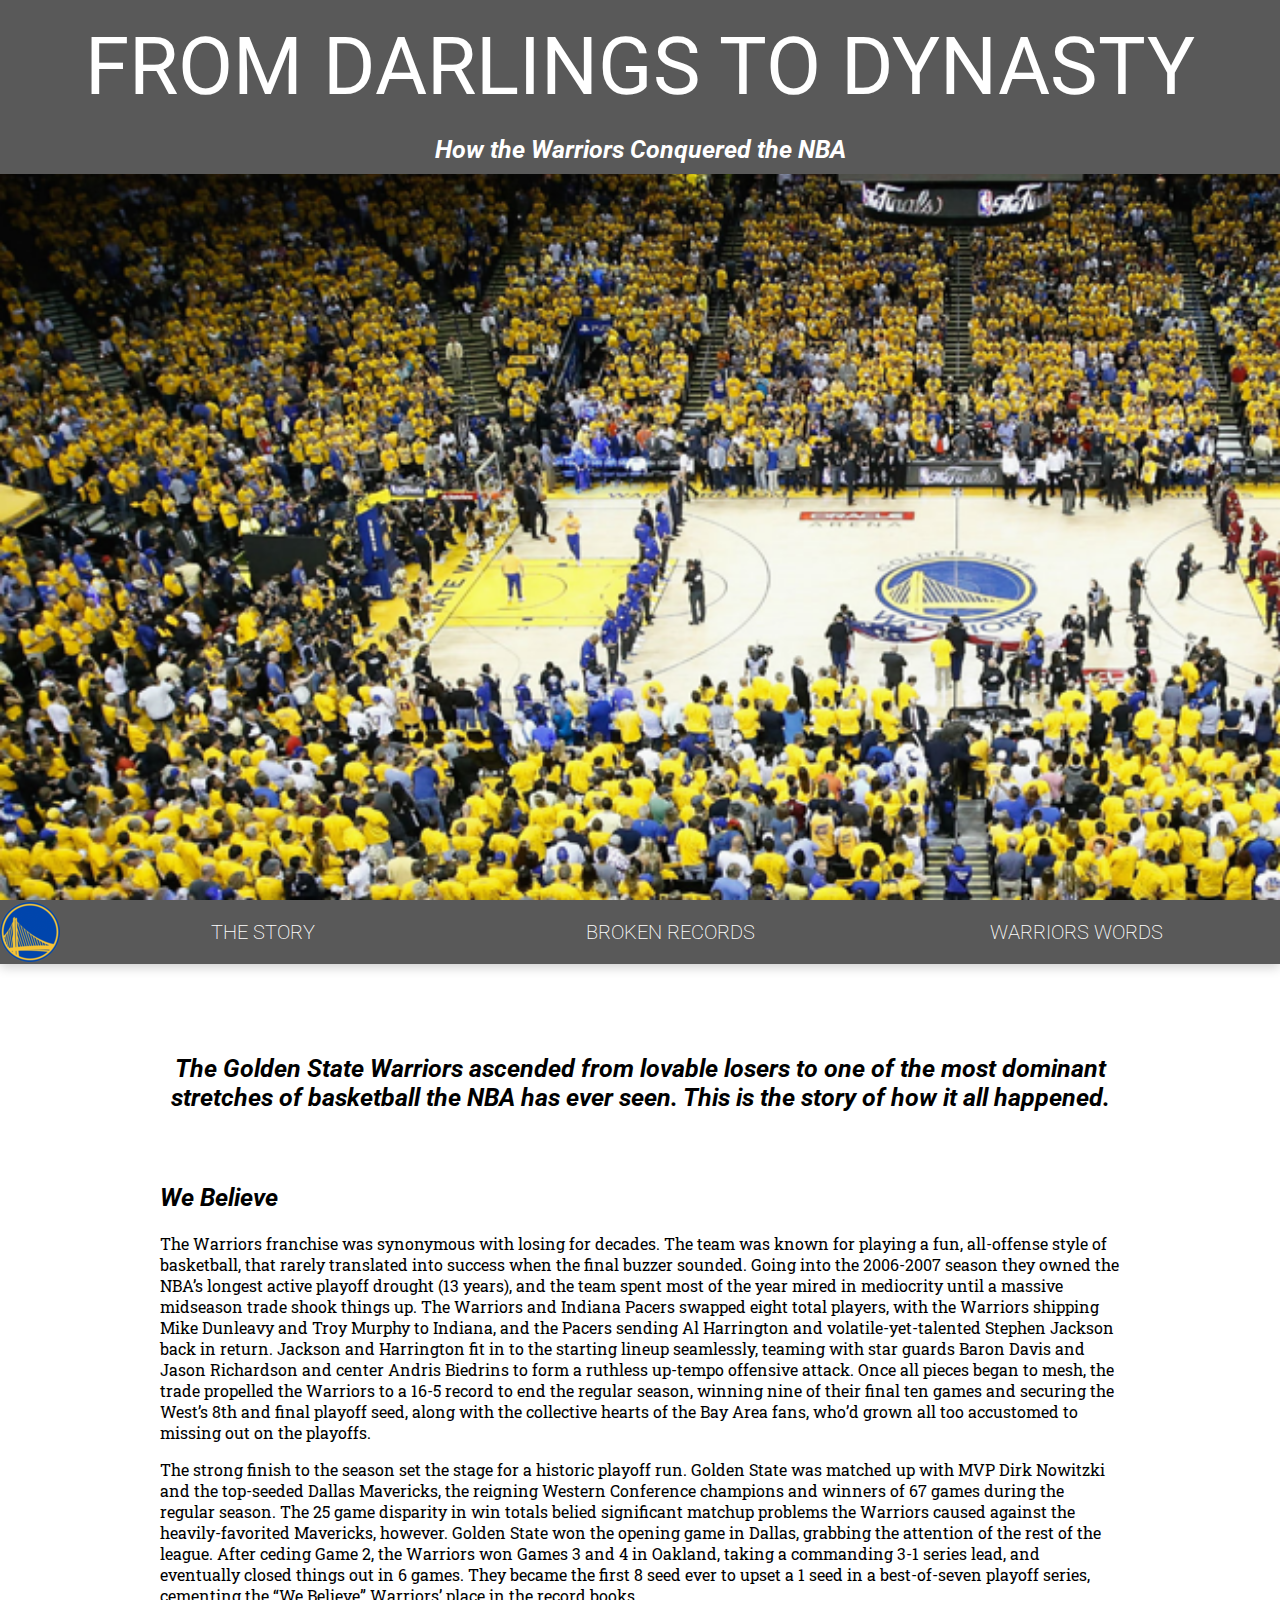
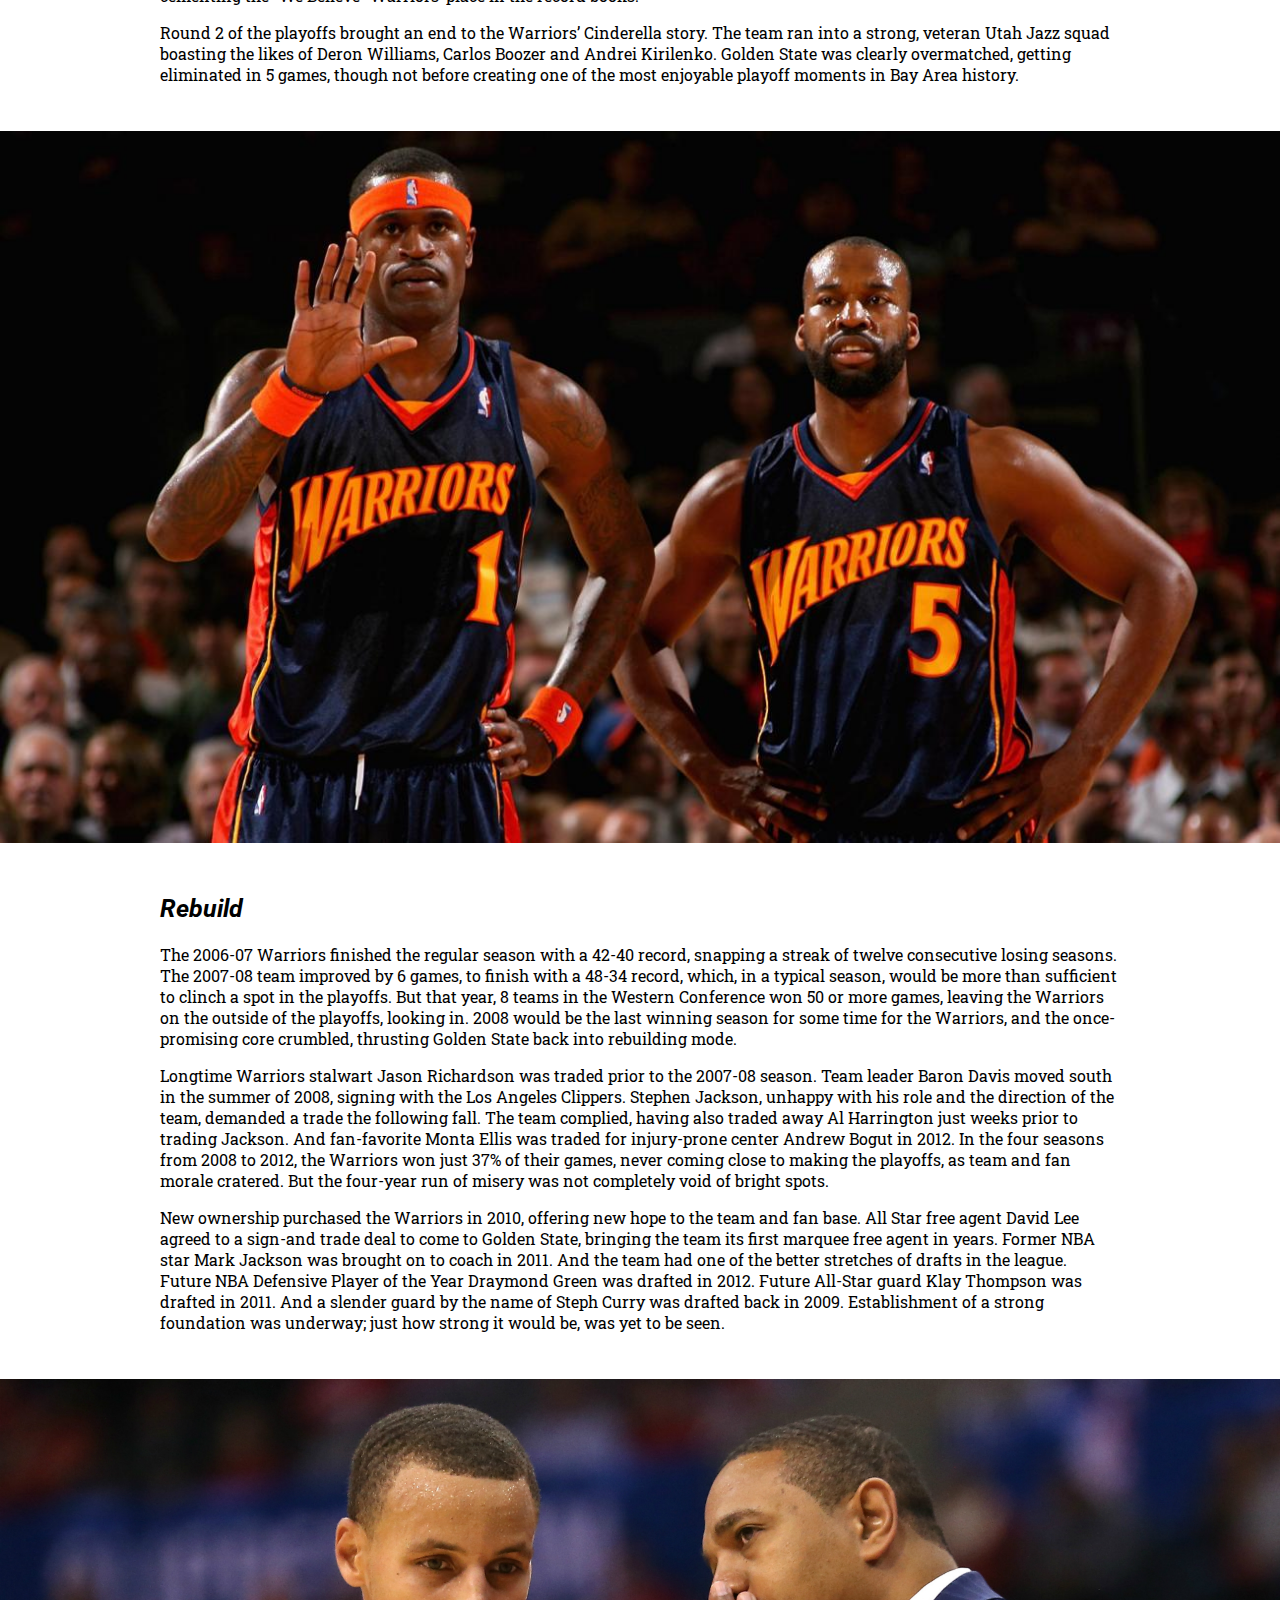
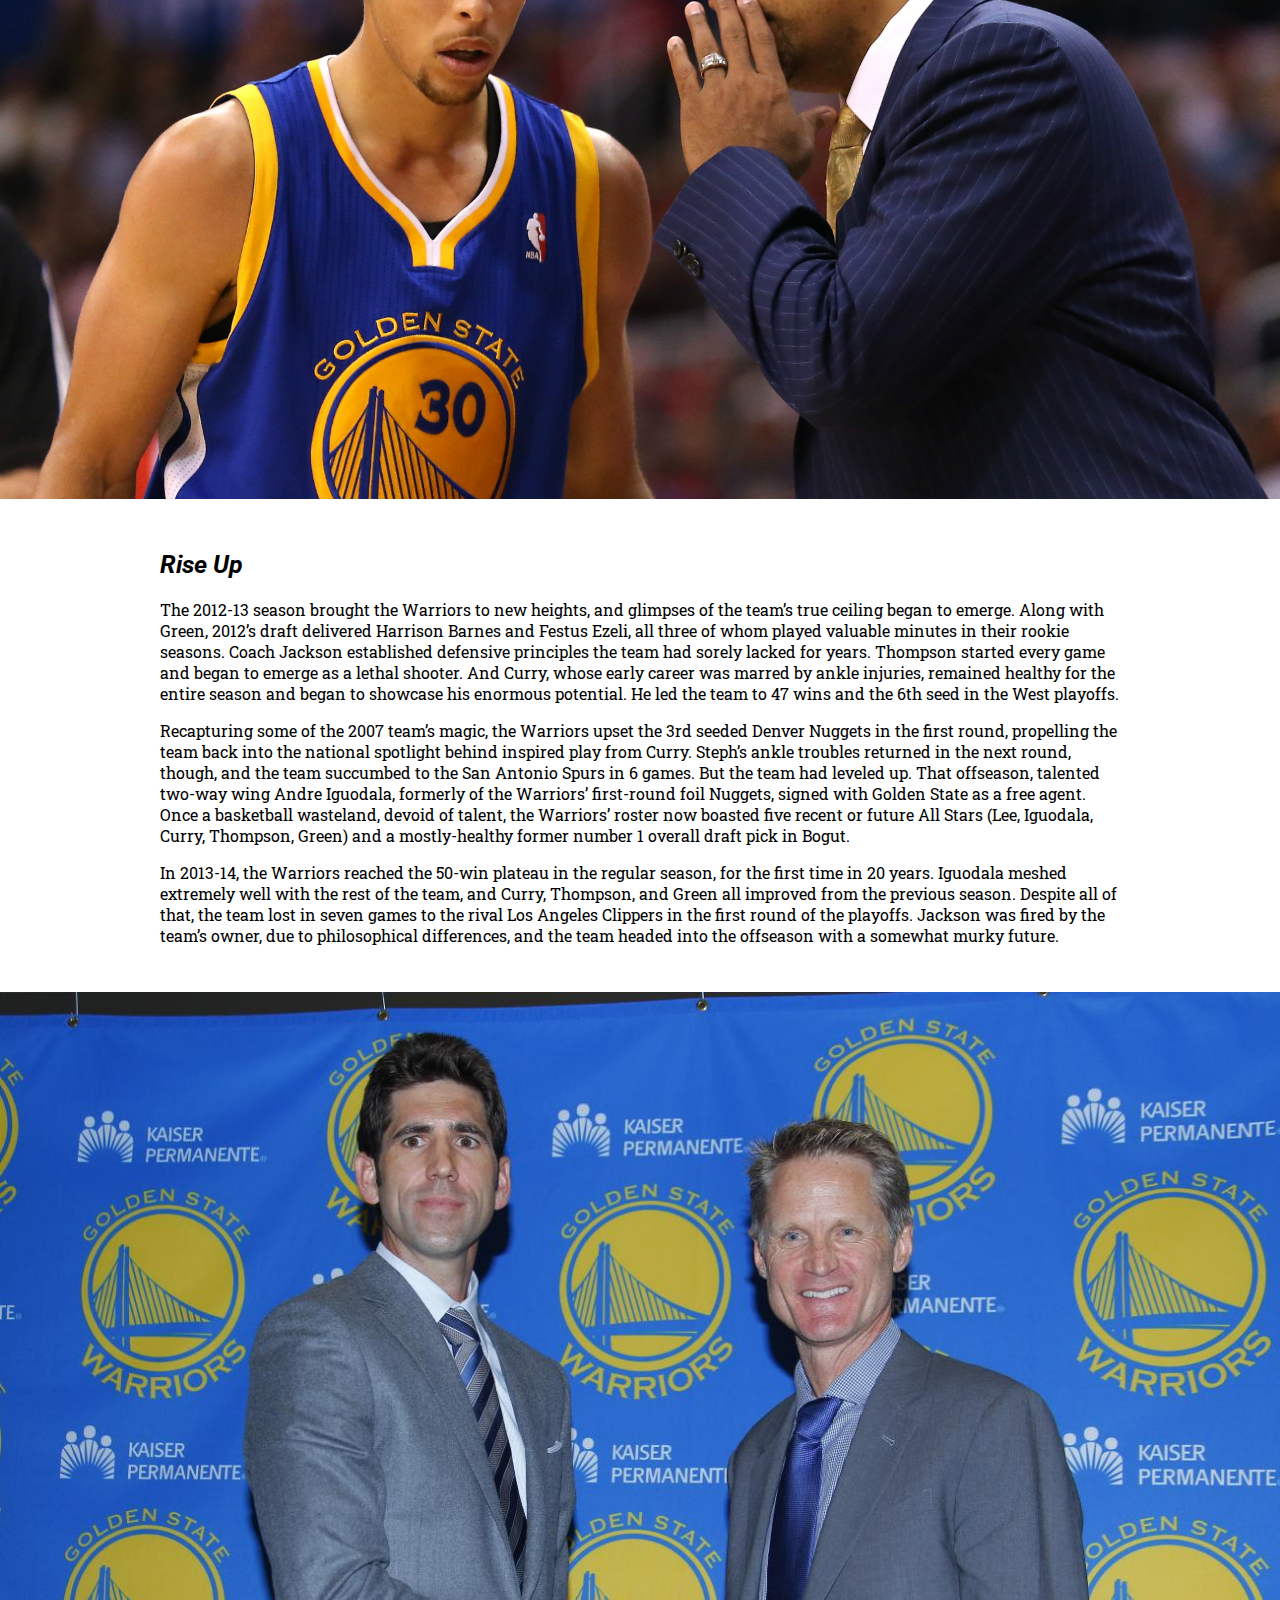
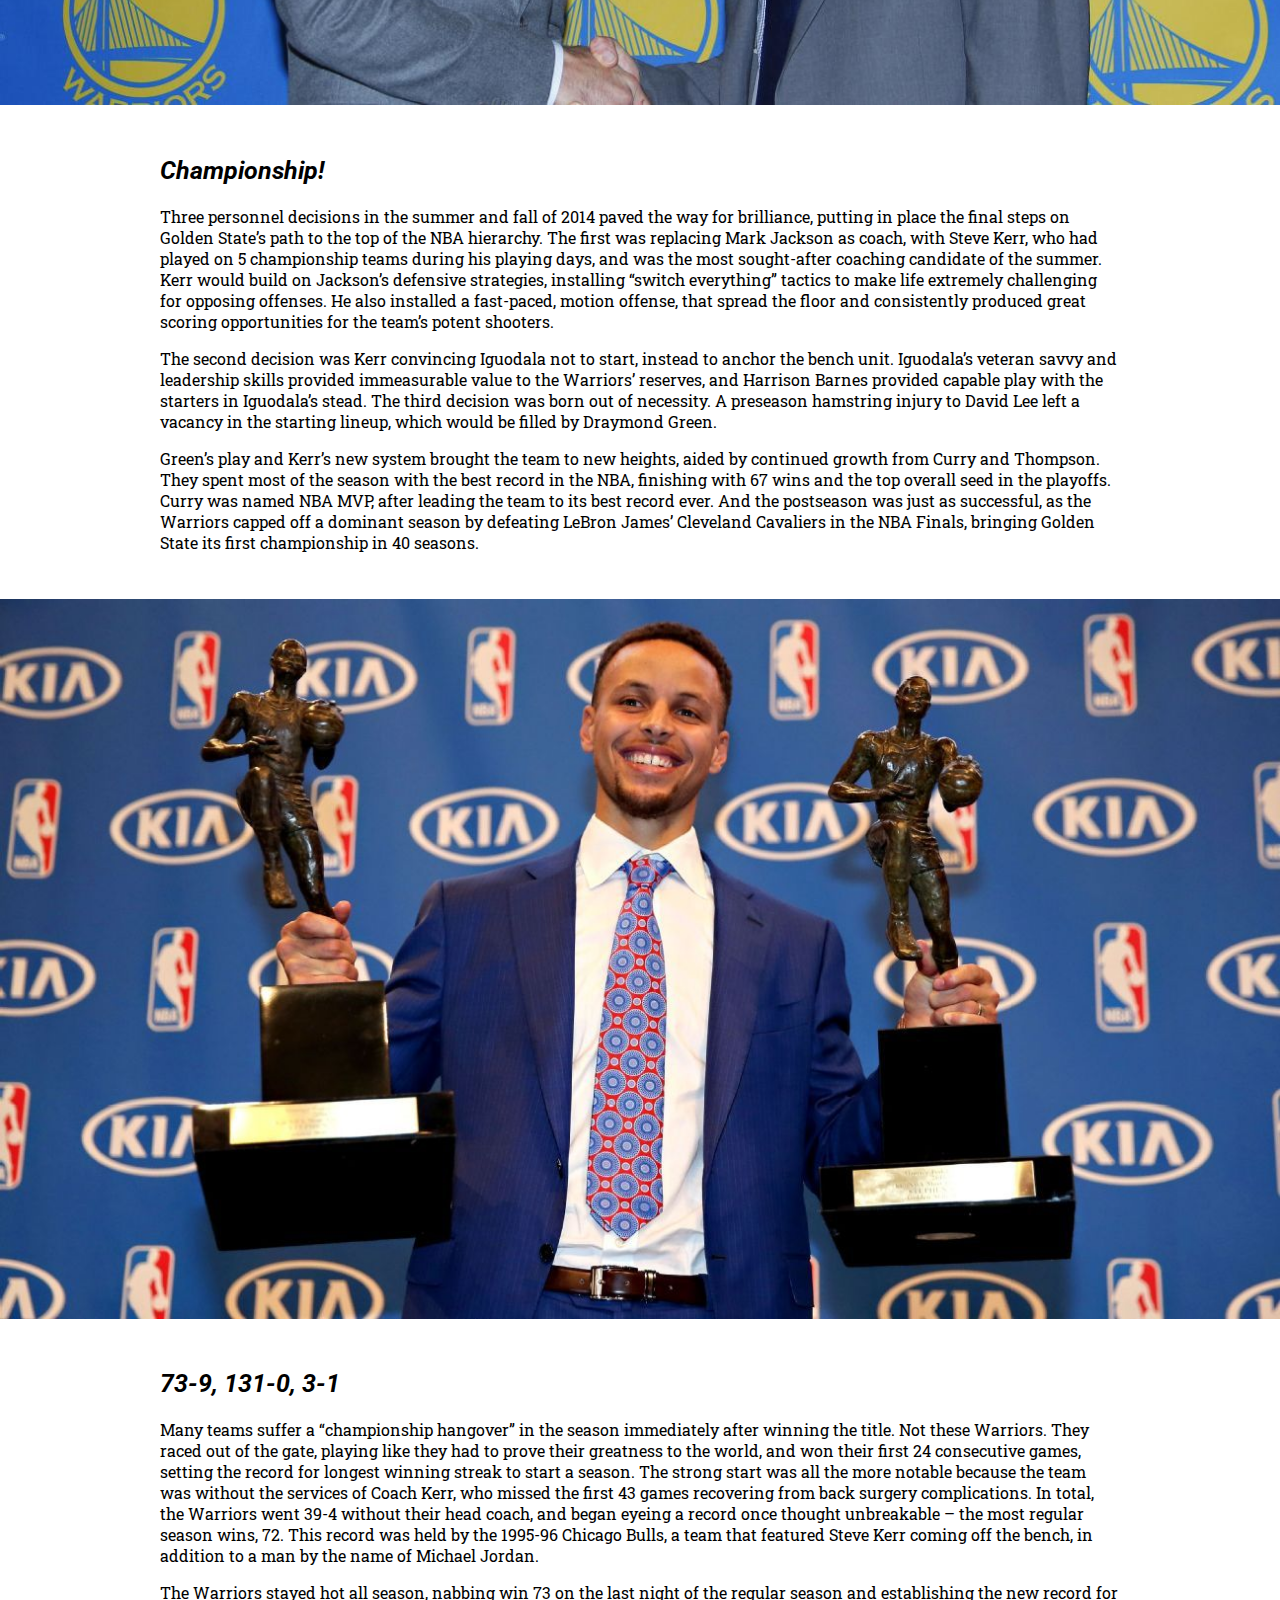
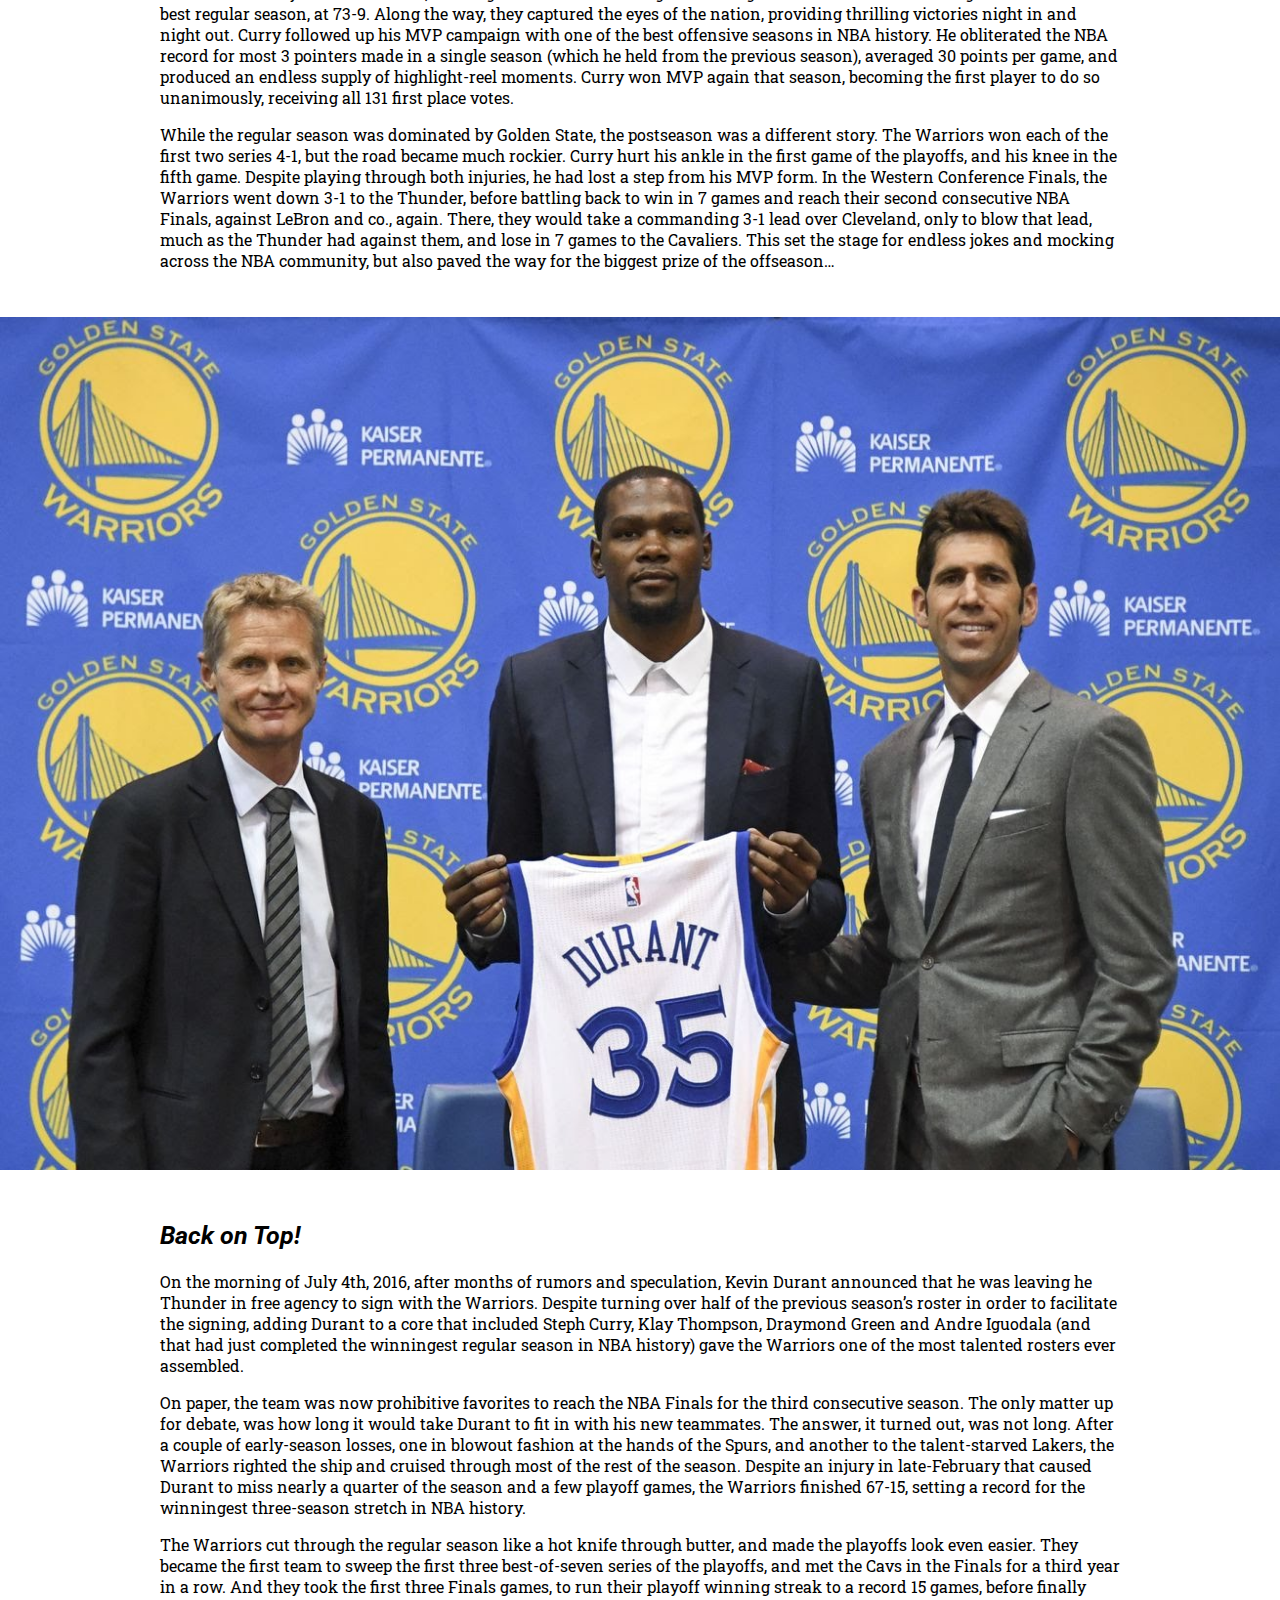
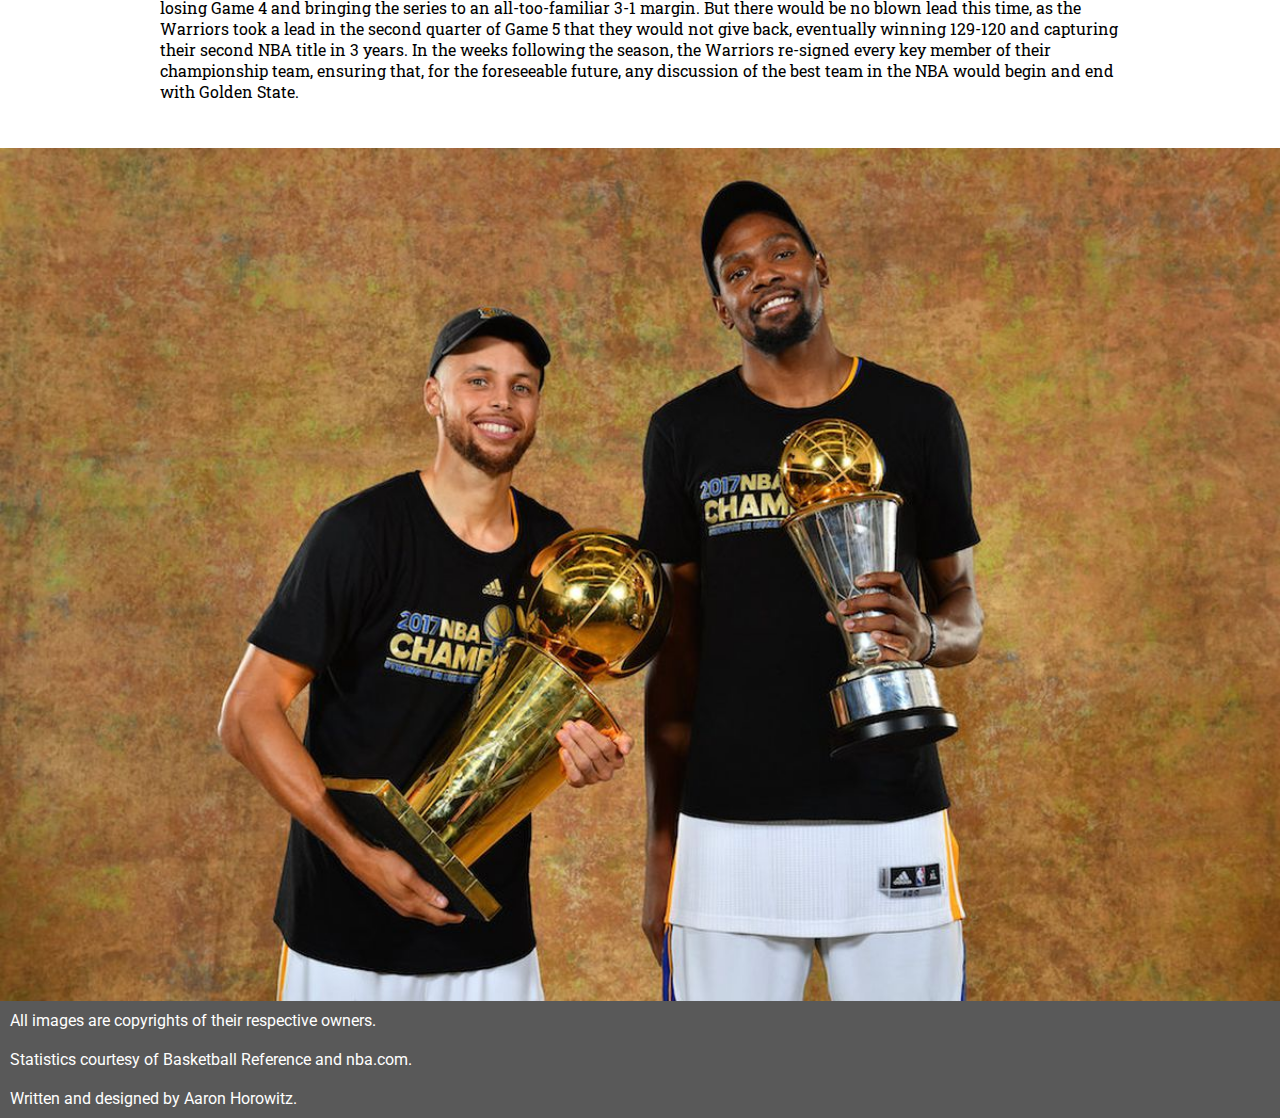
<file: from_darlings_to_dynasty/index.html>
<!doctype html>
<html lang="">
<head>
  <meta charset="utf-8">
  <meta http-equiv="x-ua-compatible" content="ie=edge">
  <title>From Darlings To Dynasty</title>
  <meta name="description" content="">
  <meta name="viewport" content="width=device-width, initial-scale=1">

  <link href="https://fonts.googleapis.com/css?family=Boogaloo|Roboto+Slab" rel="stylesheet">
  <link href="https://fonts.googleapis.com/css?family=Vollkorn" rel="stylesheet">
  <link href="https://fonts.googleapis.com/css?family=Roboto" rel="stylesheet">

  <link rel="apple-touch-icon" href="apple-touch-icon.png">
  <link rel="shortcut icon" href="logo2med.png" type="image/x-icon" />

  <link rel="stylesheet" href="css/normalize.css">
  <link rel="stylesheet" href="css/style.css">
</head>
<body>
  <div class='main'>
  <header>
    <div id="top-page">
      <h1>From Darlings To Dynasty</h1>
      <h2 id='underheader'>How the Warriors Conquered the NBA</h2>
    </div>
  </header>
</div>
  <nav>
    <img src="img/logo2small.png" class='sitelinks'>
    <a href="index.html" class='sitelinks'>THE STORY</a>
    <a href="records.html" class='sitelinks'>BROKEN RECORDS</a>
    <a href="words.html" class='sitelinks'>WARRIORS WORDS</a>
  </nav>

<div id="mySidenav" class="sidenav">
  <a href="index.html">THE STORY</a>
  <a href="records.html">BROKEN RECORDS</a>
  <a href="words.html">WARRIORS WORDS</a>
</div>
<div id="main">
  <div class='burger'>
    <div class="hamburger-icon" id="hamburger-icon">
      <div class="line"></div>
      <div class="line"></div>
      <div class="line"></div>
    </div>
  </div>
  <h2 class="top">The Golden State Warriors ascended from lovable losers to one of the most dominant stretches of basketball the NBA has ever seen. This is the story of how it all happened.</h2>

  <div class="main-sections" id="we-believe">
    <section>
      <h2>We Believe</h2>
      <article class="content"><p>The Warriors franchise was synonymous with losing for decades. The team was known for playing a fun, all-offense style of basketball, that rarely translated into success when the final buzzer sounded. Going into the 2006-2007 season they owned the NBA’s longest active playoff drought (13 years), and the team spent most of the year mired in mediocrity until a massive midseason trade shook things up. The Warriors and Indiana Pacers swapped eight total players, with the Warriors shipping Mike Dunleavy and Troy Murphy to Indiana, and the Pacers sending Al Harrington and volatile-yet-talented Stephen Jackson back in return. Jackson and Harrington fit in to the starting lineup seamlessly, teaming with star guards Baron Davis and Jason Richardson and center Andris Biedrins to form a ruthless up-tempo offensive attack. Once all pieces began to mesh, the trade propelled the Warriors to a 16-5 record to end the regular season, winning nine of their final ten games and securing the West’s 8th and final playoff seed, along with the collective hearts of the Bay Area fans, who’d grown all too accustomed to missing out on the playoffs.</p>
        <p>The strong finish to the season set the stage for a historic playoff run. Golden State was matched up with MVP Dirk Nowitzki and the top-seeded Dallas Mavericks, the reigning Western Conference champions and winners of 67 games during the regular season. The 25 game disparity in win totals belied significant matchup problems the Warriors caused against the heavily-favorited Mavericks, however. Golden State won the opening game in Dallas, grabbing the attention of the rest of the league. After ceding Game 2, the Warriors won Games 3 and 4 in Oakland, taking a commanding 3-1 series lead, and eventually closed things out in 6 games. They became the first 8 seed ever to upset a 1 seed in a best-of-seven playoff series, cementing the “We Believe” Warriors’ place in the record books.</p>
        <p>Round 2 of the playoffs brought an end to the Warriors’ Cinderella story. The team ran into a strong, veteran Utah Jazz squad boasting the likes of Deron Williams, Carlos Boozer and Andrei Kirilenko. Golden State was clearly overmatched, getting eliminated in 5 games, though not before creating one of the most enjoyable playoff moments in Bay Area history.</p>
      </article>
    </section>
  </div>

  <div class='wrapper'>
  <img class="between" style=background-image: src="img/davisjackson.jpg">
  <div class="main-sections">
    <section>
      <h2>Rebuild</h2>
      <article class="content"> <p>The 2006-07 Warriors finished the regular season with a 42-40 record, snapping a streak of twelve consecutive losing seasons. The 2007-08 team improved by 6 games, to finish with a 48-34 record, which, in a typical season, would be more than sufficient to clinch a spot in the playoffs. But that year, 8 teams in the Western Conference won 50 or more games, leaving the Warriors on the outside of the playoffs, looking in. 2008 would be the last winning season for some time for the Warriors, and the once-promising core crumbled, thrusting Golden State back into rebuilding mode. </p>
        <p>Longtime Warriors stalwart Jason Richardson was traded prior to the 2007-08 season. Team leader Baron Davis moved south in the summer of 2008, signing with the Los Angeles Clippers. Stephen Jackson, unhappy with his role and the direction of the team, demanded a trade the following fall. The team complied, having also traded away Al Harrington just weeks prior to trading Jackson. And fan-favorite Monta Ellis was traded for injury-prone center Andrew Bogut in 2012. In the four seasons from 2008 to 2012, the Warriors won just 37% of their games, never coming close to making the playoffs, as team and fan morale cratered. But the four-year run of misery was not completely void of bright spots. </p>
        <p>New ownership purchased the Warriors in 2010, offering new hope to the team and fan base. All Star free agent David Lee agreed to a sign-and trade deal to come to Golden State, bringing the team its first marquee free agent in years. Former NBA star Mark Jackson was brought on to coach in 2011. And the team had one of the better stretches of drafts in the league. Future NBA Defensive Player of the Year Draymond Green was drafted in 2012. Future All-Star guard Klay Thompson was drafted in 2011. And a slender guard by the name of Steph Curry was drafted back in 2009. Establishment of a strong foundation was underway; just how strong it would be, was yet to be seen. </p>
      </article>
    </section>
  </div>
</div>
  <img src="img/coachjacksoncurry2.jpg" class="between">
  <div class="main-sections">
    <section>
      <h2>Rise Up</h2>
      <article class="content"> <p>The 2012-13 season brought the Warriors to new heights, and glimpses of the team’s true ceiling began to emerge. Along with Green, 2012’s draft delivered Harrison Barnes and Festus Ezeli, all three of whom played valuable minutes in their rookie seasons. Coach Jackson established defensive principles the team had sorely lacked for years. Thompson started every game and began to emerge as a lethal shooter. And Curry, whose early career was marred by ankle injuries, remained healthy for the entire season and began to showcase his enormous potential. He led the team to 47 wins and the 6th seed in the West playoffs. </p>
        <p>Recapturing some of the 2007 team’s magic, the Warriors upset the 3rd seeded Denver Nuggets in the first round, propelling the team back into the national spotlight behind inspired play from Curry. Steph’s ankle troubles returned in the next round, though, and the team succumbed to the San Antonio Spurs in 6 games. But the team had leveled up. That offseason, talented two-way wing Andre Iguodala, formerly of the Warriors’ first-round foil Nuggets, signed with Golden State as a free agent. Once a basketball wasteland, devoid of talent, the Warriors’ roster now boasted five recent or future All Stars (Lee, Iguodala, Curry, Thompson, Green) and a mostly-healthy former number 1 overall draft pick in Bogut.</p>
        <p>In 2013-14, the Warriors reached the 50-win plateau in the regular season, for the first time in 20 years. Iguodala meshed extremely well with the rest of the team, and Curry, Thompson, and Green all improved from the previous season. Despite all of that, the team lost in seven games to the rival Los Angeles Clippers in the first round of the playoffs. Jackson was fired by the team’s owner, due to philosophical differences, and the team headed into the offseason with a somewhat murky future. </p>
      </section>
    </div>
    <img src="img/kerrmyers.jpg" class="between">
    <div class="main-sections">
      <section>
        <h2>Championship!</h2>
        <article class="content"> <p>Three personnel decisions in the summer and fall of 2014 paved the way for brilliance, putting in place the final steps on Golden State’s path to the top of the NBA hierarchy. The first was replacing Mark Jackson as coach, with Steve Kerr, who had played on 5 championship teams during his playing days, and was the most sought-after coaching candidate of the summer. Kerr would build on Jackson’s defensive strategies, installing “switch everything” tactics to make life extremely challenging for opposing offenses. He also installed a fast-paced, motion offense, that spread the floor and consistently produced great scoring opportunities for the team’s potent shooters. </p>
          <p>The second decision was Kerr convincing Iguodala not to start, instead to anchor the bench unit. Iguodala’s veteran savvy and leadership skills provided immeasurable value to the Warriors’ reserves, and Harrison Barnes provided capable play with the starters in Iguodala’s stead. The third decision was born out of necessity. A preseason hamstring injury to David Lee left a vacancy in the starting lineup, which would be filled by Draymond Green. </p>
          <p>Green’s play and Kerr’s new system brought the team to new heights, aided by continued growth from Curry and Thompson. They spent most of the season with the best record in the NBA, finishing with 67 wins and the top overall seed in the playoffs. Curry was named NBA MVP, after leading the team to its best record ever. And the postseason was just as successful, as the Warriors capped off a dominant season by defeating LeBron James’ Cleveland Cavaliers in the NBA Finals, bringing Golden State its first championship in 40 seasons. </p>
        </section>
      </div>
      <img src="img/curry2mvp.jpg" class="between">
      <div class="main-sections" class="2016">
        <section>
          <h2>73-9, 131-0, 3-1</h2>
          <article class="content"> <p>Many teams suffer a “championship hangover” in the season immediately after winning the title. Not these Warriors. They raced out of the gate, playing like they had to prove their greatness to the world, and won their first 24 consecutive games, setting the record for longest winning streak to start a season. The strong start was all the more notable because the team was without the services of Coach Kerr, who missed the first 43 games recovering from back surgery complications. In total, the Warriors went 39-4 without their head coach, and began eyeing a record once thought unbreakable – the most regular season wins, 72. This record was held by the 1995-96 Chicago Bulls, a team that featured Steve Kerr coming off the bench, in addition to a man by the name of Michael Jordan. </p>
            <p>The Warriors stayed hot all season, nabbing win 73 on the last night of the regular season and establishing the new record for best regular season, at 73-9. Along the way, they captured the eyes of the nation, providing thrilling victories night in and night out. Curry followed up his MVP campaign with one of the best offensive seasons in NBA history. He obliterated the NBA record for most 3 pointers made in a single season (which he held from the previous season), averaged 30 points per game, and produced an endless supply of highlight-reel moments. Curry won MVP again that season, becoming the first player to do so unanimously, receiving all 131 first place votes. </p>
            <p>While the regular season was dominated by Golden State, the postseason was a different story. The Warriors won each of the first two series 4-1, but the road became much rockier. Curry hurt his ankle in the first game of the playoffs, and his knee in the fifth game. Despite playing through both injuries, he had lost a step from his MVP form. In the Western Conference Finals, the Warriors went down 3-1 to the Thunder, before battling back to win in 7 games and reach their second consecutive NBA Finals, against LeBron and co., again. There, they would take a commanding 3-1 lead over Cleveland, only to blow that lead, much as the Thunder had against them, and lose in 7 games to the Cavaliers. This set the stage for endless jokes and mocking across the NBA community, but also paved the way for the biggest prize of the offseason…</p>
          </section>
        </div>
        <img src="img/durantjersey.jpg" class="between">
        <div class="main-sections">
          <section>
            <h2>Back on Top!</h2>
            <article class="content"> <p>On the morning of July 4th, 2016, after months of rumors and speculation, Kevin Durant announced that he was leaving he Thunder in free agency to sign with the Warriors. Despite turning over half of the previous season’s roster in order to facilitate the signing, adding Durant to a core that included Steph Curry, Klay Thompson, Draymond Green and Andre Iguodala (and that had just completed the winningest regular season in NBA history) gave the Warriors one of the most talented rosters ever assembled. </p>
              <p>On paper, the team was now prohibitive favorites to reach the NBA Finals for the third consecutive season. The only matter up for debate, was how long it would take Durant to fit in with his new teammates. The answer, it turned out, was not long. After a couple of early-season losses, one in blowout fashion at the hands of the Spurs, and another to the talent-starved Lakers, the Warriors righted the ship and cruised through most of the rest of the season. Despite an injury in late-February that caused Durant to miss nearly a quarter of the season and a few playoff games, the Warriors finished 67-15, setting a record for the winningest three-season stretch in NBA history.</p>
              <p>The Warriors cut through the regular season like a hot knife through butter, and made the playoffs look even easier. They became the first team to sweep the first three best-of-seven series of the playoffs, and met the Cavs in the Finals for a third year in a row. And they took the first three Finals games, to run their playoff winning streak to a record 15 games, before finally losing Game 4 and bringing the series to an all-too-familiar 3-1 margin. But there would be no blown lead this time, as the Warriors took a lead in the second quarter of Game 5 that they would not give back, eventually winning 129-120 and capturing their second NBA title in 3 years. In the weeks following the season, the Warriors re-signed every key member of their championship team, ensuring that, for the foreseeable future, any discussion of the best team in the NBA would begin and end with Golden State.</p>
            </section>
          </div>
          <img src="img/curryduranttrophies.jpg" class="between">
          <footer>
            <p>All images are copyrights of their respective owners. </p>
            <p>Statistics courtesy of <a href="https://www.basketball-reference.com">Basketball Reference</a> and <a href="http://www.nba.com">nba.com</a>.
              <p>Written and designed by Aaron Horowitz.</p>
            </footer>
          </div>
            <script src="js/vendor/jquery-1.12.0.min.js"></script>
            <script src="js/main.js"></script>
          </body>
          </html>
</file>
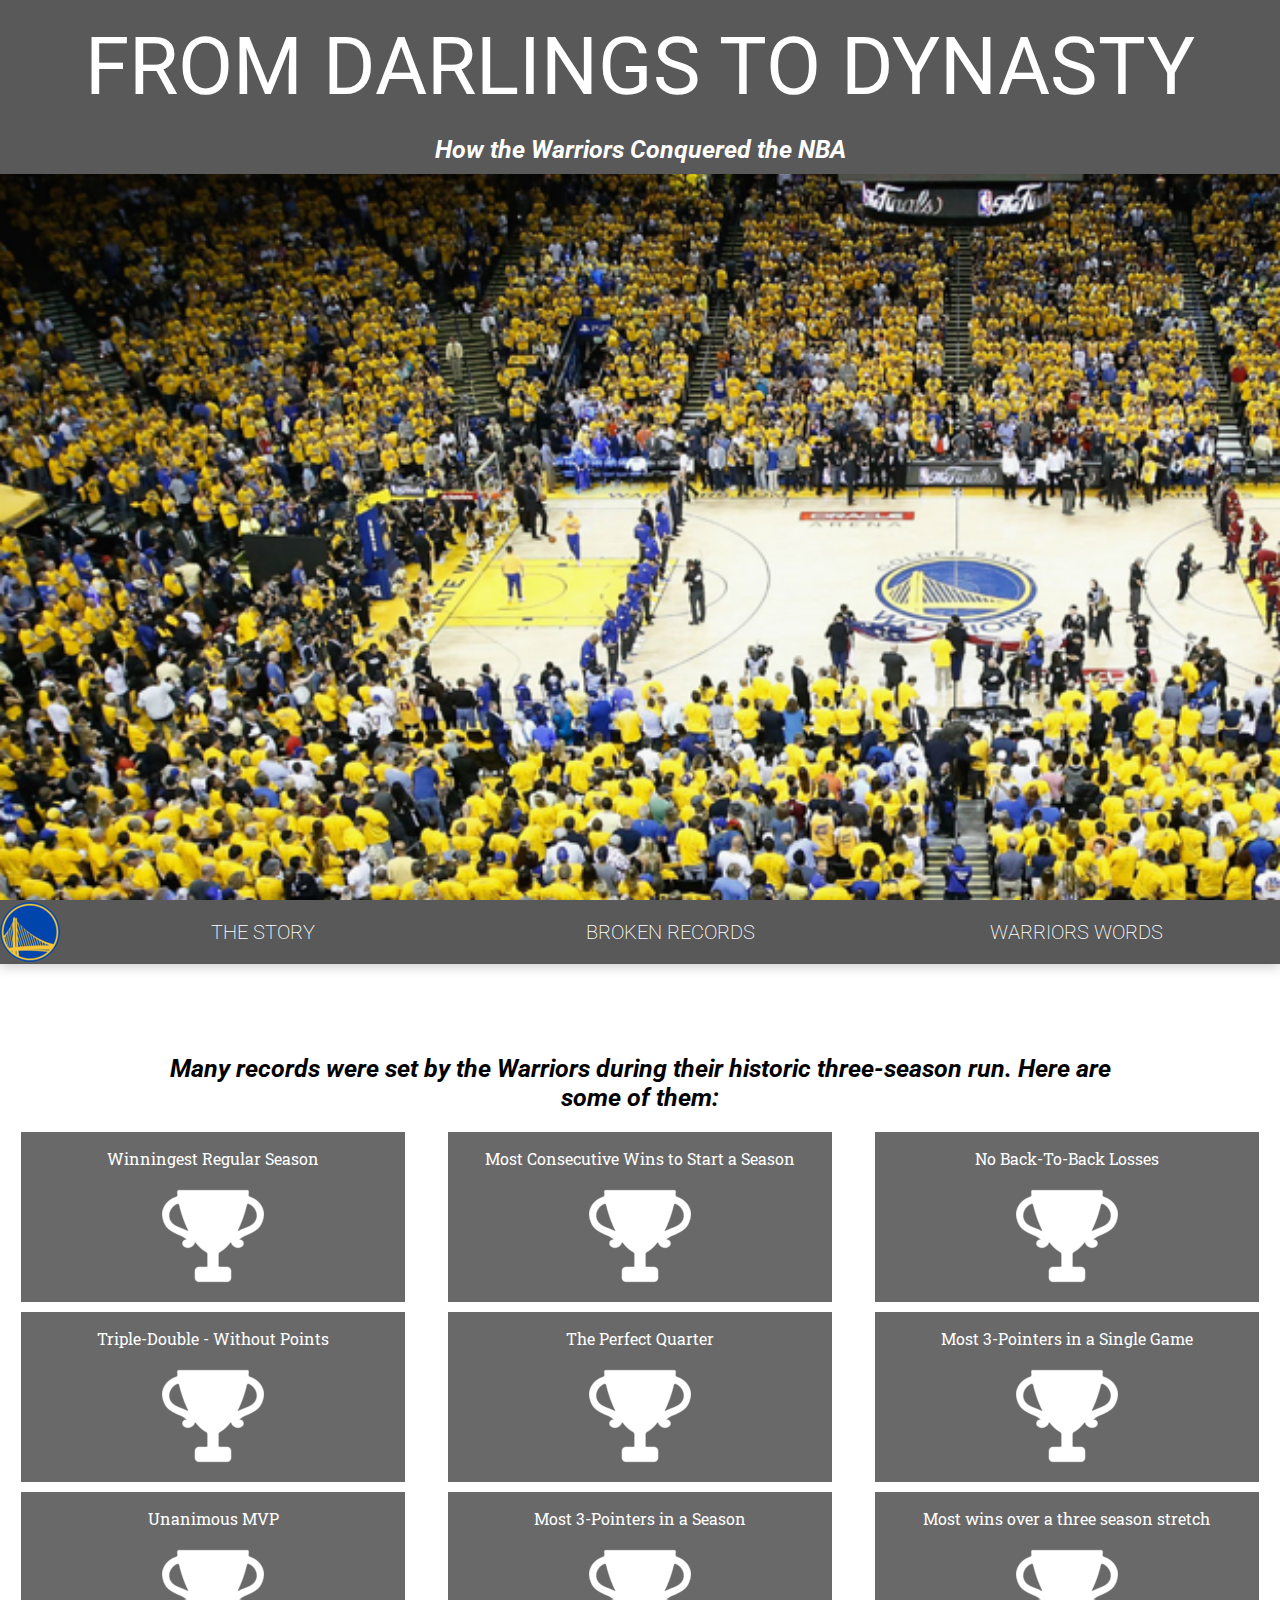
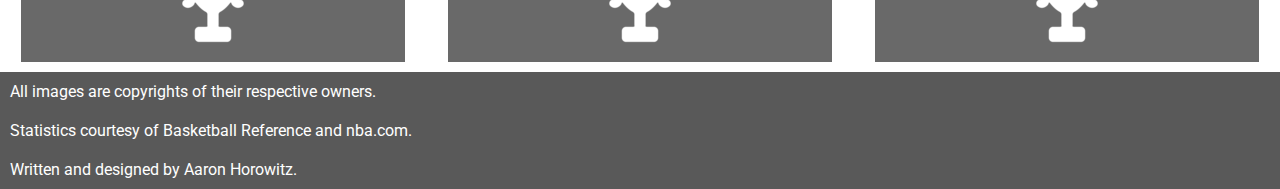
<file: from_darlings_to_dynasty/records.html>
<!doctype html>
<html lang="">
<head>
  <meta charset="utf-8">
  <meta http-equiv="x-ua-compatible" content="ie=edge">
  <title>From Darlings To Dynasty</title>
  <meta name="description" content="">
  <meta name="viewport" content="width=device-width, initial-scale=1">

  <link href="https://fonts.googleapis.com/css?family=Boogaloo|Roboto+Slab" rel="stylesheet">
  <link href="https://fonts.googleapis.com/css?family=Vollkorn" rel="stylesheet">
  <link href="https://fonts.googleapis.com/css?family=Roboto" rel="stylesheet">

  <link rel="apple-touch-icon" href="apple-touch-icon.png">
  <link rel="shortcut icon" href="logo2med.png" type="image/x-icon" />

  <link rel="stylesheet" href="css/normalize.css">
  <link rel="stylesheet" href="css/style.css">
</head>
<body>
  <div class='main'>
  <header>
    <div id="top-page">
      <h1>From Darlings To Dynasty</h1>
      <h2 id='underheader'>How the Warriors Conquered the NBA</h2>
    </div>
  </header>
</div>
  <nav>
    <img src="img/logo2small.png" class='sitelinks'>
    <a href="index.html" class='sitelinks'>THE STORY</a>
    <a href="records.html" class='sitelinks'>BROKEN RECORDS</a>
    <a href="words.html" class='sitelinks'>WARRIORS WORDS</a>
  </nav>

<div id="mySidenav" class="sidenav">
  <a href="index.html">THE STORY</a>
  <a href="records.html">BROKEN RECORDS</a>
  <a href="words.html">WARRIORS WORDS</a>
</div>
<div id="main">
  <div class='burger'>
    <div class="hamburger-icon" id="hamburger-icon">
      <div class="line"></div>
      <div class="line"></div>
      <div class="line"></div>
    </div>
  </div>
  <h2 class="top">Many records were set by the Warriors during their historic three-season run. Here are some of them:</h2>
  <section id='flexbox'>
    <div class='recordboxestop'>
      <p class='recs'>Winningest Regular Season</p>
      <img src='img/trophyicon1.png'>
      <div class='recordoverlaytop'><p class='breaks'>The Warriors went 73-9 during the 2015-16 season, to break the Bulls' single-season record for wins (72-10).</p></div>
    </div>
    <div class='recordboxestop'><p class='recs'>Most Consecutive Wins to Start a Season</p>
      <img src='img/trophyicon1.png'>
      <div class='recordoverlaytop'><p class='breaks'>The Warriors won their first 24 games of the 2015-16 season, breaking the 1994-95 Rockets’ record (15 games).</p></div>
    </div>
    <div class='recordboxestop'><p class='recs'>No Back-To-Back Losses</p>
      <img src='img/trophyicon1.png'>
      <div class='recordoverlaytop'><p class='breaks'>The 2015-16 Warriors were the first team to complete a regular season without losing back-to-back games.</p></div>
    </div>
    <div class='recordboxesmiddle'><p class='recs'>Triple-Double - Without Points</p>
      <img src='img/trophyicon1.png'>
      <div class='recordoverlaymiddle'><p class='breaks'>In a 2017 game against the Memphis Grizzlies, Draymond Green recorded the NBA's first triple-double without double-digit points (12 rebounds, 10 assists, 10 steals).</p></div>
    </div>
    <div class='recordboxesmiddle'><p class='recs'>The Perfect Quarter</p>
      <img src='img/trophyicon1.png'>
      <div class='recordoverlaymiddle'><p class='breaks'>In the third quarter of a 2015 game againts the Sacramento Kings, Klay Thompson achieved perfection, scoring 37 points without missing a shot.</p></div>
    </div>
    <div class='recordboxesmiddle'><p class='recs'>Most 3-Pointers in a Single Game</p>
      <img src='img/trophyicon1.png'>
      <div class='recordoverlaymiddle'><p class='breaks'>Steph Curry hit 13 3-pointers in a game against the New Orleans Pelicans, setting a record many people assumed he already owned.</p></div>
    </div>
    <div class='recordboxesbottom'><p class='recs'>Unanimous MVP</p>
      <img src='img/trophyicon1.png'>
      <div class='recordoverlaybottom'><p class='breaks'>Steph Curry became the first player to be unanimously selected as NBA MVP, garnering all 131 first place votes.</p></div>
    </div>
    <div class='recordboxesbottom'><p class='recs'>Most 3-Pointers in a Season</p>
      <img src='img/trophyicon1.png'>
      <div class='recordoverlaybottom'><p class='breaks'>Steph Curry made 402 3 pointers in 2015-16, breaking his own record of 286, set during the previous season.</p></div>
    </div>
    <div class='recordboxesbottom'><p class='recs'>Most wins over a three season stretch</p>
      <img src='img/trophyicon1.png'>
      <div class='recordoverlaybottom'><p class='breaks'>The Warriors won 207 games over three seasons spanning 2014-17, breaking the Bulls’ record of 203 wins from 1995-98.</p></div>
    </div>
  </section>
              <footer>
                <p>All images are copyrights of their respective owners. </p>
                <p>Statistics courtesy of <a href="https://www.basketball-reference.com">Basketball Reference</a> and <a href="http://www.nba.com">nba.com</a>.
                <p>Written and designed by Aaron Horowitz.</p>
                </footer>
                <script src="js/vendor/jquery-1.12.0.min.js"></script>
                <script src="js/main.js"></script>
              </body>
              </html>
</file>
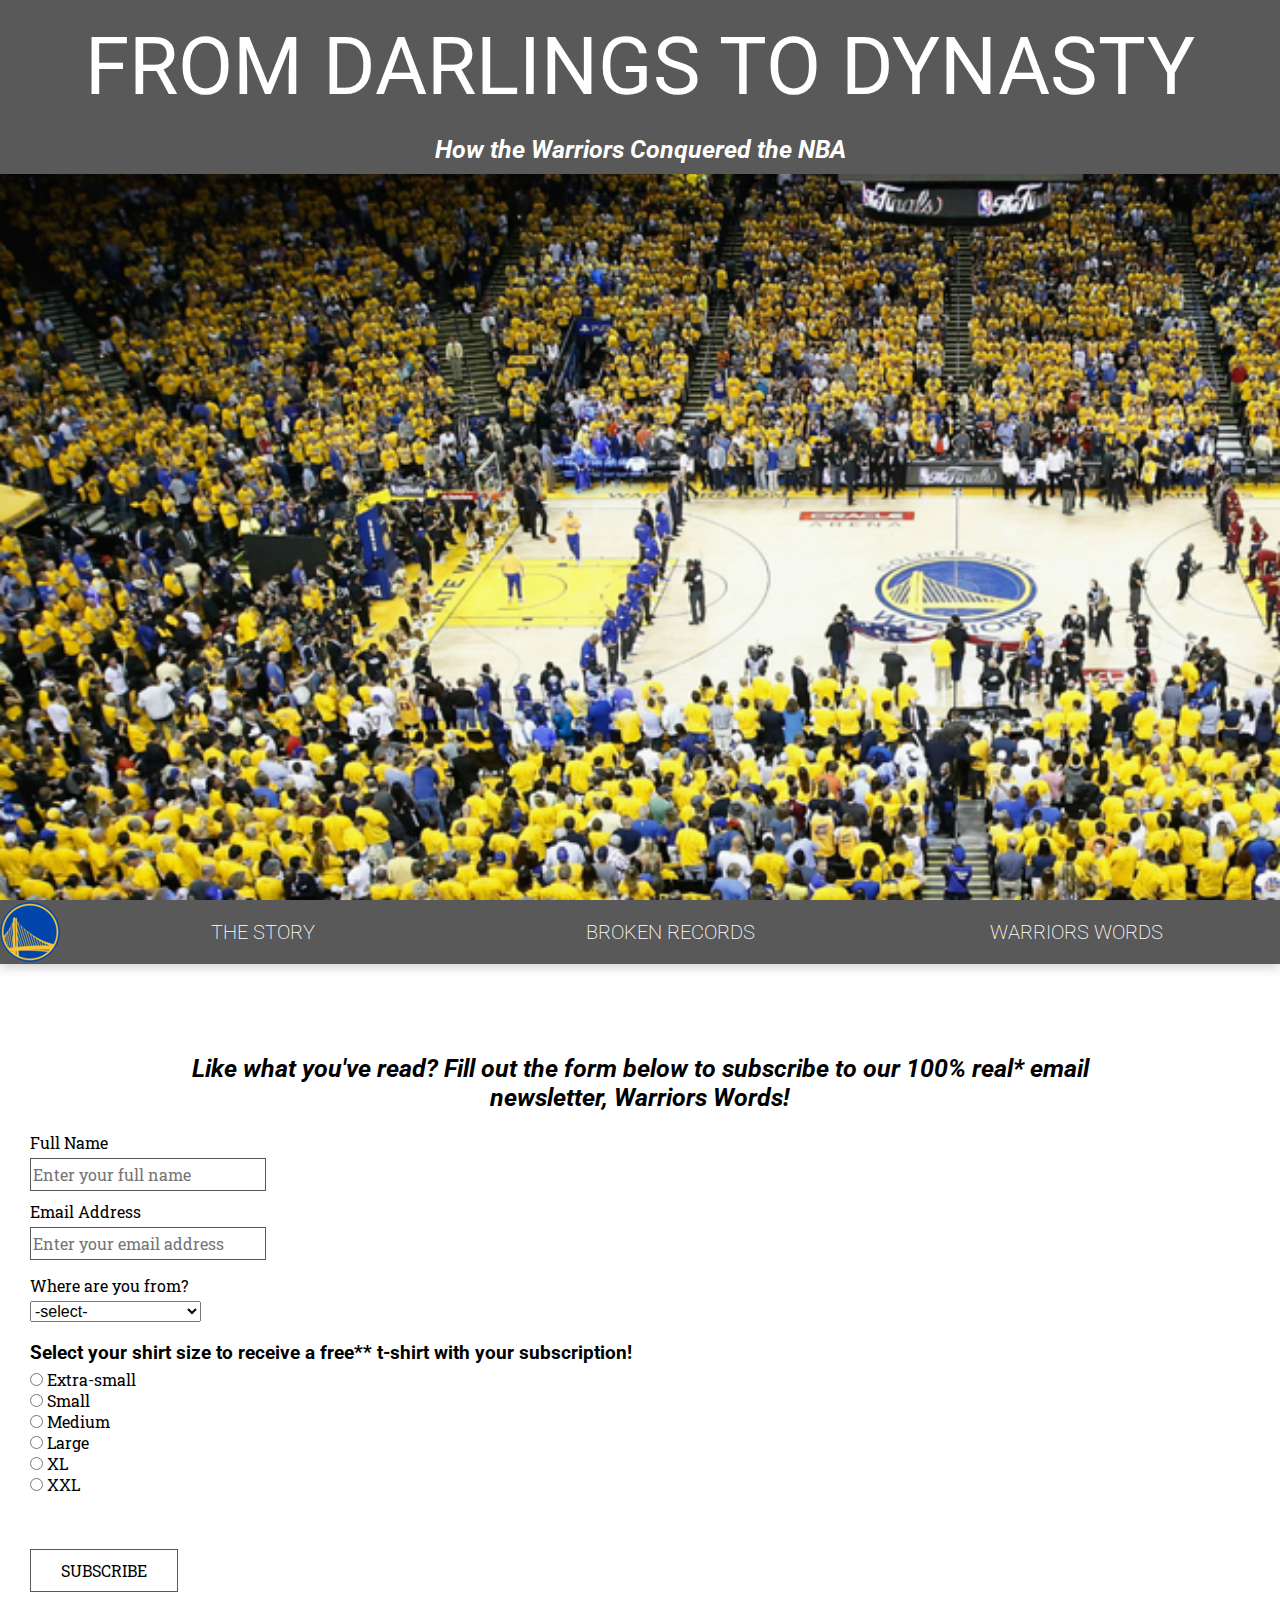
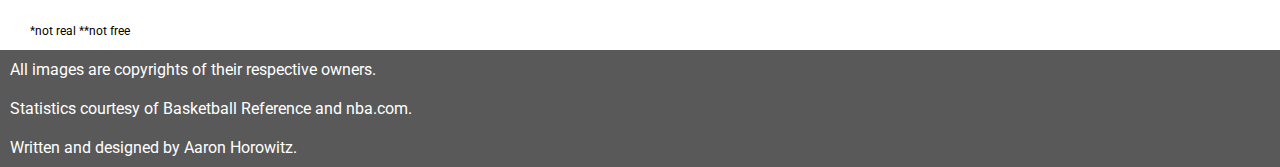
<file: from_darlings_to_dynasty/words.html>
<!doctype html>
<html lang="">
<head>
  <meta charset="utf-8">
  <meta http-equiv="x-ua-compatible" content="ie=edge">
  <title>From Darlings To Dynasty</title>
  <meta name="description" content="">
  <meta name="viewport" content="width=device-width, initial-scale=1">

  <link href="https://fonts.googleapis.com/css?family=Boogaloo|Roboto+Slab" rel="stylesheet">
  <link href="https://fonts.googleapis.com/css?family=Vollkorn" rel="stylesheet">
  <link href="https://fonts.googleapis.com/css?family=Roboto" rel="stylesheet">

  <link rel="apple-touch-icon" href="apple-touch-icon.png">
  <link rel="shortcut icon" href="logo2med.png" type="image/x-icon" />

  <link rel="stylesheet" href="css/normalize.css">
  <link rel="stylesheet" href="css/style.css">
</head>
<body>
  <div class='main'>
  <header>
    <div id="top-page">
      <h1>From Darlings To Dynasty</h1>
      <h2 id='underheader'>How the Warriors Conquered the NBA</h2>
    </div>
  </header>
</div>
  <nav>
    <img src="img/logo2small.png" class='sitelinks'>
    <a href="index.html" class='sitelinks'>THE STORY</a>
    <a href="records.html" class='sitelinks'>BROKEN RECORDS</a>
    <a href="words.html" class='sitelinks'>WARRIORS WORDS</a>
  </nav>

<div id="mySidenav" class="sidenav">
  <a href="index.html">THE STORY</a>
  <a href="records.html">BROKEN RECORDS</a>
  <a href="words.html">WARRIORS WORDS</a>
</div>
<div id="main">
  <div class='burger'>
    <div class="hamburger-icon" id="hamburger-icon">
      <div class="line"></div>
      <div class="line"></div>
      <div class="line"></div>
    </div>
  </div>
    <h2 class="top">Like what you've read? Fill out the form below to subscribe to our 100% real* email newsletter, Warriors Words!</h2>

    <form action="">
      <label for="full-name">Full Name</label>
      <br>
      <input type="text" id="full-name" placeholder="Enter your full name" onfocus="this.placeholder = ''" onblur="this.placeholder = 'Still need your full name!'">
      <br>
      <label for="email-address">Email Address</label>
      <br>
      <input type="email" id="email-address" placeholder="Enter your email address" onfocus="this.placeholder = ''" onblur="this.placeholder = 'Still need your email!'">
      <br>
      <label for="city" id="citylabel">Where are you from?</label>
      <select id="city">
        <option>-select-</option>
        <option>Bay Area!</option>
        <option>Southern California</option>
        <option>The rest of California</option>
        <option>Outside of California</option>
      </select>
      <h3>Select your shirt size to receive a free** t-shirt with your subscription!</h3>
      <input type="radio" id="extrasmall">
      <label for="small">Extra-small</label>
      <br>
      <input type="radio" id="small">
      <label for="small">Small</label>
      <br>
      <input type="radio" id="medium">
      <label for="medium">Medium</label>
      <br>
      <input type="radio" id="large">
      <label for="large">Large</label>
      <br>
      <input type="radio" id="xl">
      <label for="large">XL</label>
      <br>
      <input type="radio" id="twoxl">
      <label for="large">XXL</label>
      <br>


      <br>
      <button type="submit">SUBSCRIBE</button>
    </form>
    <p id='disclaimer'>*not real   **not free</p>
    <footer>
      <p>All images are copyrights of their respective owners. </p>
      <p>Statistics courtesy of <a href="https://www.basketball-reference.com">Basketball Reference</a> and <a href="http://www.nba.com">nba.com</a>.
        <p>Written and designed by Aaron Horowitz.</p>
      </footer>
      <script src="js/vendor/jquery-1.12.0.min.js"></script>
      <script src="js/main.js"></script>
    </body>
    </html>
</file>
<file: from_darlings_to_dynasty/css/style.css>
/* ==========================================================================
   Base styles:
   ========================================================================== */
/* Fix to include padding and border in the total width for each element */
* {
  box-sizing: border-box;
}

/* Fix for responsive images */
img {
  max-width: 100%;
}

html {
  font-size: 16px;
  transition: all .3s ease-in-out;
}

p {
  display: block;
}

body {
  position: relative;
}

#top-page {
  color: white;
  background-color: rgb(89, 89, 89);
  font-family: "Roboto Slab", sans-serif;
}

header {
  background-image: url("../img/oraclepregame2.png");
  background-size: cover;
  background-attachment: fixed;
  text-align: center;
  min-height: 100vh;
}

#underheader {
  text-align: center;
  font-family: 'Roboto', sans-serif;
  margin-bottom: 0;
  padding-bottom: 10px;
}

nav {
  font-family: 'Roboto', sans-serif;
  text-align: center;
  background-color: rgb(89, 89, 89);
  color: white;
  width: 100%;
  box-shadow: 0 3px 11px rgba(0, 0, 0, .2);
  transition: all .7s ease-in-out;
  display: flex;
}

nav a {
  text-decoration: none;
  font-size: 20px;
  font-weight: 200;
  color: white;
  padding: 20px 5px 20px 5px;
  transition: all .7s ease-in-out;
  width: 100%;
}

nav img {
  display: block;
  text-align: left;
  max-width: 100%;
  max-height: 100%;
  padding-top: 2px;
  padding-bottom: 2px;
}
nav a:hover {
  color: rgb(255, 206, 13);
}

h1 {
  font-size: 80px;
  font-family: 'Roboto', sans-serif;
  font-weight: 400;
  display: block;
  margin: 0 auto;
  text-align: center;
  text-transform: uppercase;
  padding-top: 20px;
}

hr {
  border: 2px solid black;
}

h2 {
  font-family: 'Roboto', sans-serif;
  font-size: 25px;
  font-style: italic;
}

h3 {
  font-family: 'Roboto', sans-serif;
  margin-top: 20px;
  margin-bottom: 5px;
}

.top {
  padding-top: 90px;
  padding-bottom: 20px;
  max-width: 75%;
  margin: 0 auto;
  text-align: center;

}

.scrolled {
position: fixed;
z-index: 30;
top: 0;
}

.content {
  font-family: 'Roboto Slab', sans-serif;
}

.wrapper {
  position: relative;
}

.between {
  display: block;
  margin: auto;
  width: 100%;
  z-index: 1;

}

.main-sections {
  display: block;
  max-width: 75%;
  margin: 0 auto;
  padding-top: 30px;
  padding-bottom: 30px;
  z-index: 100;
}



#flexbox {
  display: flex;
  justify-content: space-around;
  flex-wrap: wrap;
  font-family: "Roboto Slab", sans-serif;
}

.recordboxestop {
  color: white;
  background-color: rgba(89, 89, 89, .9);
  flex-basis: 30%;
  justify-content: space-around;
  padding: 0px 20px 0px 20px;
  margin-bottom: 10px;
  position: relative;
  overflow: hidden;
  width: 405px;
  height: 170px;
}

.recordboxesmiddle {
  color: white;
  background-color: rgba(89, 89, 89, .9);
  flex-basis: 30%;
  justify-content: space-around;
  padding: 0px 20px 0px 20px;
  margin-bottom: 10px;
  position: relative;
  overflow: hidden;
  width: 405px;
  height: 170px;
}

.recordboxesbottom {
  color: white;
  background-color: rgba(89, 89, 89, .9);
  flex-basis: 30%;
  justify-content: space-around;
  padding: 0px 20px 0px 20px;
  margin-bottom: 10px;
  position: relative;
  overflow: hidden;
  width: 405px;
  height: 170px;
}

.breaks {
  display: block;
  margin: 0 auto;
  text-align: center;
  padding-right: 10px;
  padding-left: 10px;
}

.recordoverlaytop {
  position: absolute;
  background-color: rgb(255, 206, 13);
  height: 100%;
  width: 100%;
  left: -405px;
  top: 0px;
  opacity: 0;
  transition: all .7s ease-in-out;
  color: gray;
  display: flex;
  align-items: center;
}

.recordoverlaymiddle {
  position: absolute;
  background-color: rgb(255, 206, 13);
  height: 100%;
  width: 100%;
  top: -170px;
  left: 0px;
  opacity: 0;
  transition: all .7s ease-in-out;
  color: gray;
  display: flex;
  align-items: center;
}

.recordoverlaybottom {
  position: absolute;
  background-color: rgb(255, 206, 13);
  height: 100%;
  width: 100%;
  bottom: -170px;
  left: 0px;
  opacity: 0;
  transition: all .7s ease-in-out;
  color: gray;
  display: flex;
  align-items: center;
}

.recordboxestop:hover .recordoverlaytop {
  opacity: 1;
  transform: translateX(405px);
}

.recordboxesmiddle:hover .recordoverlaymiddle {
  opacity: 1;
  transform: translateY(170px);
}

.recordboxesbottom:hover .recordoverlaybottom {
  opacity: 1;
  transform: translateY(-170px);
}

.recs {
  text-align: center;
}



.recordboxestop img, .recordboxesmiddle img, .recordboxesbottom img {
  display: block;
  margin: 0 auto;
}

form {
  margin-left: 30px;
}

label, input, option, button {
  font-family: 'Roboto Slab', sans-serif;
}

select option {
  font-family: 'Roboto Slab', sans-serif;
}

button {
  border: 1.5px solid rgb(89, 89, 89);
  padding: 10px 30px 10px 30px;
  background-color: white;
  color: black;
  margin-top: 20px;
  margin-bottom: 20px;
  transition: all 250ms ease-in-out;
}

.buttonhover {
  color: rgb(255, 206, 13);
  background-color: rgba(89, 89, 89, .8);
  border: 1.5px solid rgba(89, 89, 89, 0);
}
input {
  border: 1.5px solid rgb(89, 89, 89);
  padding: 5px 20px 5px 2px;
}

#full-name, #email-address {
  margin-top: 5px;
  margin-bottom: 10px;
}

#twoxl {
  margin-bottom: 20px;
}

#citylabel {
  display: block;
  margin-top: 5px;
  margin-bottom: 5px;
}

#full-name:focus, #email-address:focus, #city:focus {
  border: 1.5px solid rgb(255, 206, 13);
  outline: none;

}

.borderhighlight {
  border: 1.5px solid rgb(255, 206, 13);
}

#disclaimer {
  display: block;
  margin-left: 30px;
  font-size: 12px;
  font-family: 'Roboto', sans-serif;
}

footer {
  font-family: 'Roboto', sans-serif;
  background-color: rgb(89, 89, 89);
  color: white;
  width: 100%;
}

footer a {
  text-decoration: none;
  color: white;
  transition: all 250ms ease-in-out;
}

footer a:hover {
  color: rgb(255, 206, 13);
}

footer p {
  margin: 0;
  padding: 10px 0px 10px 10px;
}

.hamburger-icon {
  height: 64px;
  width: 64px;
  text-align: left;
  transition: all 1s ease-in-out;
  display: none;


}

.menu {
  position: fixed;
  display: block;
}

.line {
  position: absolute;
  width: 50px;
  height: 5px;
  background-color: rgb(89, 89, 89);
  opacity: 1;
  border-radius: 3px;
  align-items: center;
  transition: all .3s ease-in-out;
}

.hamburger-icon:hover {
  cursor: pointer;
}
.hamburger-icon:hover .line {
  background-color: rgb(255, 207, 13);
}
.line:nth-child(1) {
  top: 15px;
}
.line:nth-child(2) {
  top: 30px;
}
.line:nth-child(3) {
  top: 45px;
}

#hamburger-icon.is-active .line:nth-child(1),
#hamburger-icon.is-active .line:nth-child(3) {
  width: 38px;
}

#hamburger-icon.is-active .line:nth-child(2) {
  width: 43px;
  -webkit-transform: translateX(14px);
  -ms-transform: translateX(14px);
  -o-transform: translateX(14px);
  transform: translateX(14px);
}
#hamburger-icon.is-active .line:nth-child(1){
  -webkit-transform: translateX(10px) rotate(-45deg);
  -ms-transform: translateX(10px) rotate(-45deg);
  -o-transform: translateX(10px) rotate(-45deg);
  transform: translateX(10px) rotate(-45deg);
}

#hamburger-icon.is-active .line:nth-child(3){
  -webkit-transform: translateX(10px) rotate(45deg);
  -ms-transform: translateX(10px) rotate(45deg);
  -o-transform: translateX(10px) rotate(45deg);
  transform: translateX(10px) rotate(45deg);
}

.sidenav {
  height: 100%;
  width: 0;
  position: fixed;
  z-index: 100;
  top: 0;
  left: 0;
  background-color: rgb(89, 89, 89);
  overflow-x: hidden;
  padding-top: 60px;
  transition: all .5s ease-in-out;
}

.sidenav a {
  padding: 8px 8px 8px 12px;
  text-decoration: none;
  font-size: 18px;
  color: white;
  display: block;
  transition: all .5s ease-in-out;
}

.sidenav a:hover, .offcanvas a:focus {
  color: rgb(255, 207, 13);
}

#main {
  transition: margin-left .5s;
  /*padding: 20px;*/
}

.open-nav {
  width: 200px;
}

.slide-main {
  margin-left: 200px;
}

@media screen and (max-width: 870px) {
  .recordboxestop, .recordboxesmiddle, .recordboxesbottom {
    flex-basis: 45%;
  }
  html {
    font-size: .9rem;
  }
  h1 {
    font-size: 60px;
  }
  h2 {
    font-size: 22px;
  }
  nav a {
    font-size: 17px;
  }
  .main-sections, .top {
    max-width: 85%;
  }
}

@media screen and (max-width: 600px) {
  .burger {
    position: relative;
  }

  .hamburger-icon {
    display: block;
    position: fixed;
  }

  nav {
    display: none;
  }

  .recordboxestop, .recordboxesmiddle, .recordboxesbottom {
    flex-basis: 95%;
  }
  html {
    font-size: .8rem;
  }
  h1 {
    font-size: 48px;
  }
  h2 {
    font-size: 18px;
  }
  nav a {
    font-size: 14px;
    justify-content: center;
  }
  nav img {
    padding-top: 5px;
    padding-bottom: 5px;
  }
}
</file>
